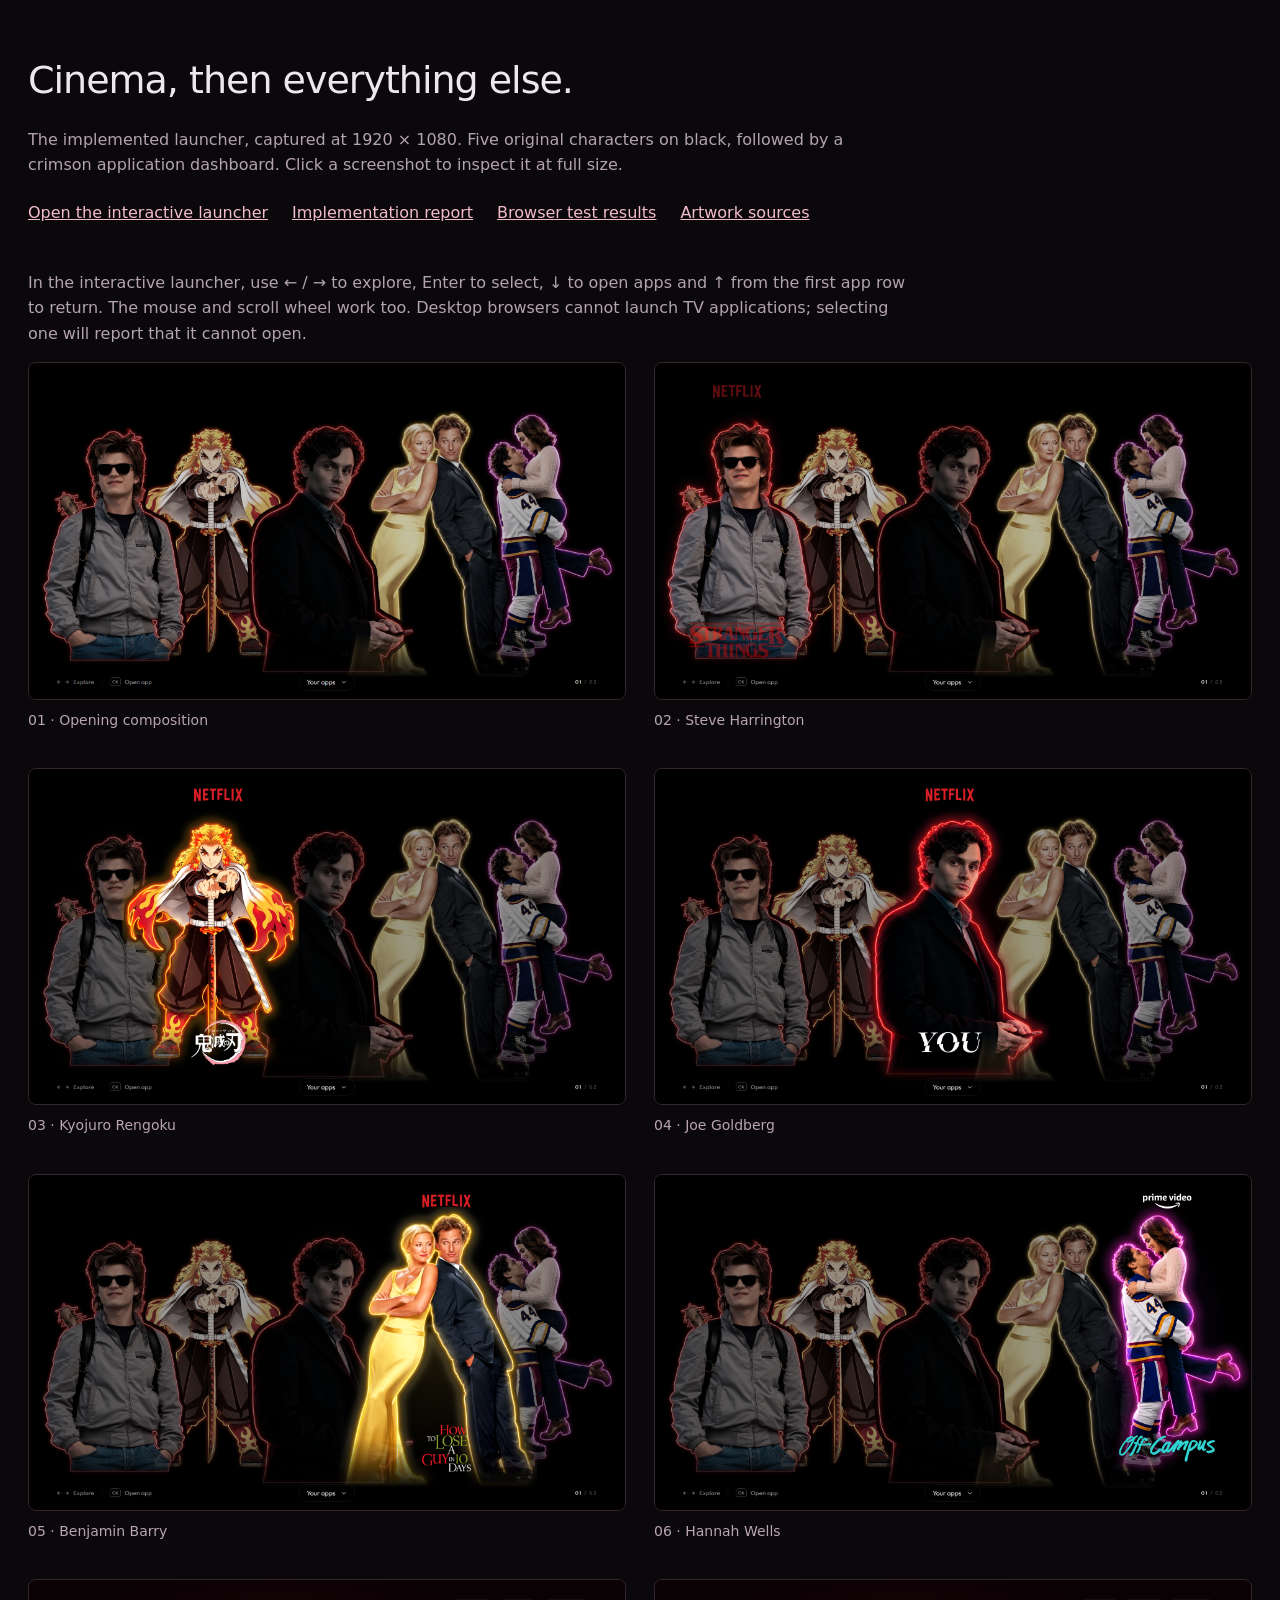
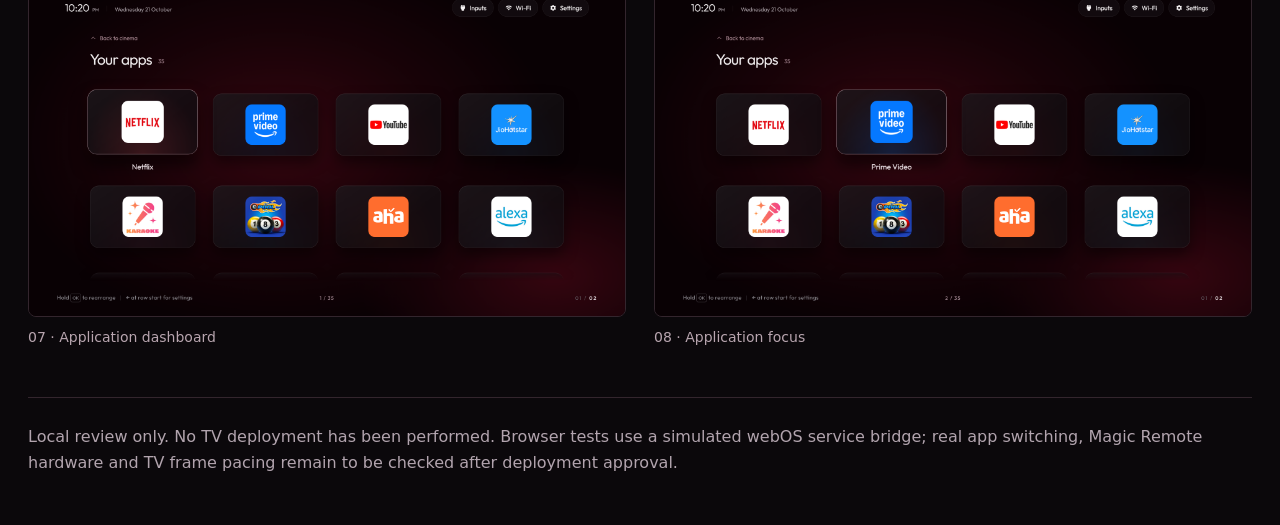
<file: docs/redesign/index.html>
<!doctype html>
<html lang="en">
<meta charset="utf-8">
<meta name="viewport" content="width=device-width,initial-scale=1">
<title>Cinema — redesign review</title>
<style>
*{box-sizing:border-box}body{margin:0;background:#0b080b;color:#eee8ec;font:16px/1.6 system-ui,sans-serif}main{max-width:1400px;margin:auto;padding:50px 28px}h1{font-weight:400;font-size:38px;letter-spacing:-1px;margin:0}p{color:#b2a4ae;max-width:880px}a{color:#f3bccd}nav{display:flex;gap:24px;margin:22px 0 44px;flex-wrap:wrap}.gallery{display:grid;grid-template-columns:1fr 1fr;gap:28px}figure{margin:0}img{display:block;width:100%;border:1px solid #33252d;border-radius:8px}figcaption{padding:9px 0;color:#b8a5af;font-size:14px}footer{border-top:1px solid #33252d;padding-top:26px;margin-top:40px;color:#b2a4ae}@media(max-width:850px){.gallery{grid-template-columns:1fr}}
</style>
<main>
 <h1>Cinema, then everything else.</h1>
 <p>The implemented launcher, captured at 1920 × 1080. Five original characters on black, followed by a crimson application dashboard. Click a screenshot to inspect it at full size.</p>
 <nav><a href="../../app/index.html">Open the interactive launcher</a><a href="../REDESIGN-REPORT.md">Implementation report</a><a href="validation.json">Browser test results</a><a href="../../app/assets/ASSET-SOURCES.md">Artwork sources</a></nav>
 <p>In the interactive launcher, use ← / → to explore, Enter to select, ↓ to open apps and ↑ from the first app row to return. The mouse and scroll wheel work too. Desktop browsers cannot launch TV applications; selecting one will report that it cannot open.</p>
 <div class="gallery">
  <figure><a href="01-showcase.png"><img src="01-showcase.png" alt="Initial showcase with all five character artworks on black"></a><figcaption>01 · Opening composition</figcaption></figure>
  <figure><a href="02-steve.png"><img src="02-steve.png" alt="Steve Harrington focused with red lighting and Stranger Things logo"></a><figcaption>02 · Steve Harrington</figcaption></figure>
  <figure><a href="03-rengoku.png"><img src="03-rengoku.png" alt="Kyojuro Rengoku focused with orange and gold lighting"></a><figcaption>03 · Kyojuro Rengoku</figcaption></figure>
  <figure><a href="04-joe.png"><img src="04-joe.png" alt="Joe Goldberg focused with crimson lighting and YOU wordmark"></a><figcaption>04 · Joe Goldberg</figcaption></figure>
  <figure><a href="05-benjamin.png"><img src="05-benjamin.png" alt="Benjamin Barry focused with champagne gold lighting"></a><figcaption>05 · Benjamin Barry</figcaption></figure>
  <figure><a href="06-hannah.png"><img src="06-hannah.png" alt="Hannah Wells focused with magenta lighting and Off Campus logo"></a><figcaption>06 · Hannah Wells</figcaption></figure>
  <figure><a href="07-dashboard.png"><img src="07-dashboard.png" alt="Crimson and black dashboard containing synchronized TV applications"></a><figcaption>07 · Application dashboard</figcaption></figure>
  <figure><a href="08-app-focus.png"><img src="08-app-focus.png" alt="Prime Video application tile focused"></a><figcaption>08 · Application focus</figcaption></figure>
 </div>
 <footer>Local review only. No TV deployment has been performed. Browser tests use a simulated webOS service bridge; real app switching, Magic Remote hardware and TV frame pacing remain to be checked after deployment approval.</footer>
</main>
</html>
</file>
